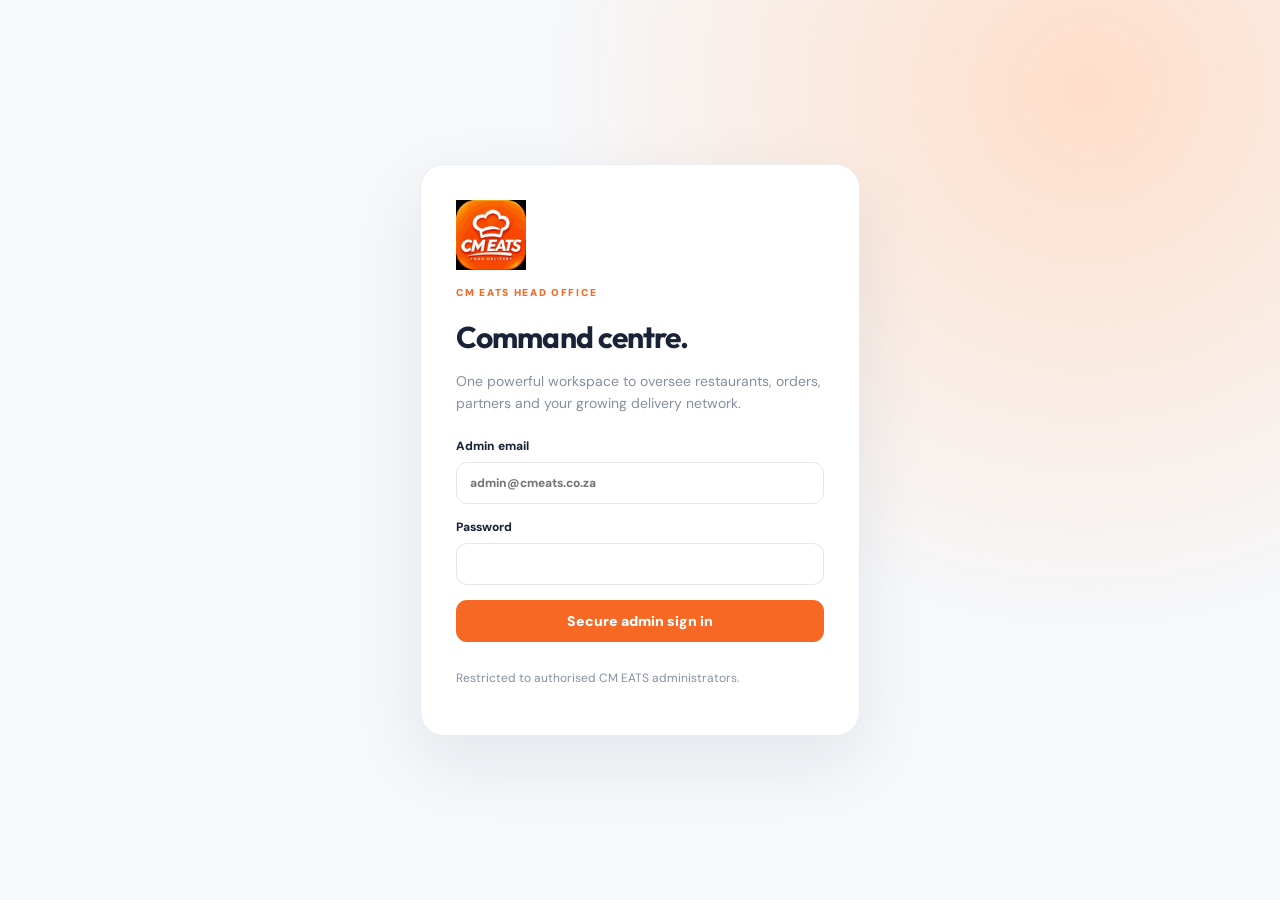
<file: admin.html>
<!doctype html><html lang="en"><head><meta charset="utf-8"><meta name="viewport" content="width=device-width,initial-scale=1,viewport-fit=cover"><meta name="theme-color" content="#f76824"><title>CM EATS — Admin Command Centre</title><link rel="icon" href="icon-192.png"><link href="https://fonts.googleapis.com/css2?family=DM+Sans:wght@400;500;600;700;800&family=Outfit:wght@400;500;600;700;800;900&display=swap" rel="stylesheet"><style>
:root{--orange:#f76824;--ink:#182337;--muted:#8490a0;--line:#e9edf2;--bg:#f6f8fb;--green:#12966b}*{box-sizing:border-box}body{margin:0;background:var(--bg);color:var(--ink);font:14px 'DM Sans',sans-serif}button,input,select,textarea{font:inherit}button{cursor:pointer}button:disabled{opacity:.5;cursor:not-allowed}h1,h2,h3{font-family:Outfit,sans-serif;margin:0}h1{font-size:30px;letter-spacing:-.9px}h2{font-size:20px}p{line-height:1.6}small,.muted{color:var(--muted)}[hidden]{display:none!important}.layout{display:grid;grid-template-columns:256px minmax(0,1fr);min-height:100vh}.sidebar{background:#fff;border-right:1px solid var(--line);padding:26px 15px;display:flex;flex-direction:column;gap:30px;position:sticky;top:0;height:100vh}.brand{display:flex;gap:11px;align-items:center;padding:0 10px}.brand img{height:44px;width:44px;border-radius:12px}.brand strong{font:900 22px Outfit}.brand small{display:block;font-size:9px;letter-spacing:1.4px;font-weight:900;color:var(--orange)}.nav{display:grid;gap:5px}.nav button{border:0;background:transparent;color:#778394;font-weight:800;text-align:left;border-radius:12px;padding:14px;display:flex;gap:12px;align-items:center}.nav button.active{background:#fff0e7;color:var(--orange)}.nav svg{height:19px;width:19px;stroke:currentColor;stroke-width:1.9;fill:none;stroke-linecap:round;stroke-linejoin:round}.side-foot{margin-top:auto;background:#fff3ea;border-radius:15px;padding:16px}.side-foot strong{display:block;margin-bottom:7px}.main{min-width:0;padding:32px clamp(18px,3.5vw,54px) 80px;max-width:1600px;width:100%;margin:auto}.top{display:flex;justify-content:space-between;gap:15px;align-items:center;margin-bottom:30px}.eyebrow{color:var(--orange);font-size:10px;font-weight:900;letter-spacing:1.7px}.top h1{margin:6px 0}.top-actions{display:flex;gap:9px;align-items:center}.pill{background:white;border:1px solid var(--line);border-radius:30px;padding:10px 13px;font-weight:800;font-size:12px}.dot{display:inline-block;background:var(--green);height:8px;width:8px;border-radius:50%;margin-right:7px}.dot.off{background:#b1b8c2}.primary{border:0;background:var(--orange);color:white;padding:12px 17px;border-radius:11px;font-weight:900}.secondary{border:1px solid #e3e8ed;background:white;padding:11px 14px;border-radius:11px;font-weight:800}.danger{color:#bf4149}.metrics{display:grid;grid-template-columns:repeat(4,minmax(0,1fr));gap:14px}.metric,.panel{background:#fff;border:1px solid var(--line);border-radius:19px;padding:21px}.metric span{color:var(--muted);font-weight:800;font-size:12px}.metric strong{display:block;font:900 30px Outfit;margin:13px 0 3px}.panel{margin-top:19px}.panel-head{display:flex;justify-content:space-between;align-items:center;gap:15px;margin-bottom:18px}.panel-head h2{margin:0}.toolbar{display:flex;gap:9px;flex-wrap:wrap;margin:13px 0 18px}.toolbar input,.toolbar select{padding:11px 13px;border:1px solid var(--line);border-radius:11px;min-width:0;background:white;outline-color:var(--orange)}.toolbar input{flex:1;min-width:170px}.table-wrap{overflow-x:auto}table{border-collapse:collapse;width:100%;text-align:left;white-space:nowrap}th{font-size:10px;text-transform:uppercase;letter-spacing:1px;color:#96a0ae;font-weight:900;padding:14px 11px;border-bottom:1px solid var(--line)}td{padding:15px 11px;border-bottom:1px solid #f1f3f6;font-size:12px}td strong{font-size:13px}.status{display:inline-block;padding:7px 10px;border-radius:30px;background:#fff0e5;color:#e16a28;font-size:10px;font-weight:900;text-transform:capitalize}.status.active,.status.delivered{background:#e6f8ee;color:#159666}.status.offline,.status.cancelled{background:#fff0f0;color:#bb4b51}.row-actions{display:flex;gap:6px;align-items:center}.row-actions button{font-size:11px;padding:8px 10px}.empty{text-align:center;padding:45px 20px;color:#8c96a5}.empty strong{display:block;color:var(--ink);font-size:18px;margin-bottom:6px}.field{display:grid;gap:8px;font-size:12px;font-weight:800}.field input,.field select,.field textarea{width:100%;padding:12px 13px;border:1px solid #e2e7ed;border-radius:11px;outline-color:var(--orange)}.field textarea{min-height:75px;resize:vertical}.form-grid{display:grid;grid-template-columns:repeat(2,minmax(0,1fr));gap:14px}.full{grid-column:1/-1}.form-actions{display:flex;justify-content:flex-end;gap:9px;margin-top:18px}.notice{padding:16px;border-radius:13px;background:#fff4ea;color:#955329;border:1px solid #ffdfc7;font-size:12px;line-height:1.7}.login{min-height:100vh;display:grid;place-items:center;padding:20px;background:radial-gradient(circle at 85% 10%,#ffdec9,transparent 40%),var(--bg)}.login-card{width:min(100%,440px);padding:35px;background:white;border-radius:24px;border:1px solid var(--line);box-shadow:0 25px 70px #17253616}.login-card img{height:70px;width:70px;object-fit:contain}.login-card h1{margin:19px 0 8px}.login-card p{color:var(--muted)}.login-card form{display:grid;gap:15px;margin-top:23px}.login-card .primary{width:100%}.error{color:#bd3e46;font-size:12px;min-height:17px}.toast{position:fixed;bottom:24px;right:24px;background:#172536;color:white;border-radius:13px;padding:15px 20px;box-shadow:0 15px 50px #0003;z-index:50;max-width:calc(100% - 35px)}.toast.bad{background:#b43f47}dialog{border:0;border-radius:22px;padding:26px;width:min(94vw,560px);box-shadow:0 25px 100px #0003}dialog::backdrop{background:#18243899}.list{display:grid;gap:10px}.item{display:flex;align-items:center;justify-content:space-between;gap:12px;padding:14px;border:1px solid var(--line);border-radius:13px}.item strong{display:block}.item small{display:block;margin-top:5px}.two{display:grid;grid-template-columns:1fr 1fr;gap:18px}.two .panel{margin-top:0}.mobile-label{display:none}.login-message{font-size:12px;color:#b64545}.tag{font-size:10px;font-weight:900;color:#f26a27;background:#fff0e5;border-radius:20px;padding:6px 9px}
@media(max-width:1100px){.metrics{grid-template-columns:repeat(2,1fr)}}@media(max-width:760px){.layout{display:block}.sidebar{position:fixed;top:auto;bottom:0;left:0;right:0;height:auto;z-index:10;padding:7px 7px max(8px,env(safe-area-inset-bottom));box-shadow:0 -8px 30px #16253612}.brand,.side-foot{display:none}.nav{display:flex;justify-content:space-between;gap:0}.nav button{flex:1;min-width:0;display:grid;justify-items:center;gap:4px;padding:9px 1px;font-size:9px;text-align:center}.nav svg{width:21px;height:21px}.main{padding:22px 14px 115px}.top{align-items:flex-start;flex-direction:column;margin-bottom:24px}.top h1{font-size:27px}.top-actions{width:100%;justify-content:space-between}.metric{padding:16px}.metric strong{font-size:25px}.panel{padding:16px}.two,.form-grid{grid-template-columns:1fr}.mobile-label{display:block;font-size:12px;color:var(--orange);font-weight:900;margin-bottom:12px}.table-wrap{margin:0 -5px}.row-actions{flex-wrap:wrap}}@media(max-width:360px){.metrics{gap:8px}.metric{padding:12px}.nav button{font-size:8px}}
</style></head><body>
<div class="login" id="login"><div class="login-card"><img src="icon-192.png" alt="CM EATS"><span class="eyebrow" style="display:block;margin-top:12px">CM EATS HEAD OFFICE</span><h1>Command centre.</h1><p>One powerful workspace to oversee restaurants, orders, partners and your growing delivery network.</p><form id="loginForm"><label class="field">Admin email<input id="email" type="email" autocomplete="email" required placeholder="admin@cmeats.co.za"></label><label class="field">Password<input id="password" type="password" autocomplete="current-password" required></label><button class="primary">Secure admin sign in</button><span class="login-message" id="loginMessage"></span></form><p style="font-size:12px">Restricted to authorised CM EATS administrators.</p></div></div>
<div class="layout" id="app" hidden><aside class="sidebar"><div class="brand"><img src="icon-192.png" alt=""><div><strong>CM EATS</strong><small>COMMAND CENTRE</small></div></div><nav class="nav" id="nav"><button data-view="overview" class="active"><svg viewBox="0 0 24 24"><rect x="3" y="3" width="8" height="8" rx="2"/><rect x="13" y="3" width="8" height="8" rx="2"/><rect x="3" y="13" width="8" height="8" rx="2"/><rect x="13" y="13" width="8" height="8" rx="2"/></svg>Overview</button><button data-view="restaurants"><svg viewBox="0 0 24 24"><path d="M3 10h18l-2-7H5l-2 7ZM5 10v11h14V10M9 21v-7h6v7"/></svg>Restaurants</button><button data-view="orders"><svg viewBox="0 0 24 24"><rect x="5" y="3" width="14" height="18" rx="2"/><path d="M9 8h6M9 12h6M9 16h4"/></svg>Orders</button><button data-view="partners"><svg viewBox="0 0 24 24"><circle cx="9" cy="8" r="4"/><path d="M2 21c0-5 3-7 7-7s7 2 7 7M18 8h4M20 6v4"/></svg>Partners</button><button data-view="customers"><svg viewBox="0 0 24 24"><circle cx="12" cy="8" r="4"/><path d="M4 21c0-5 3-7 8-7s8 2 8 7"/></svg>Customers</button></nav><div class="side-foot"><strong>Built to move Nkomazi.</strong><small>Live visibility across the CM EATS platform.</small><button class="secondary" id="logout" style="width:100%;margin-top:14px">Sign out</button></div></aside><main class="main"><div class="mobile-label">CM EATS / ADMINISTRATION</div><header class="top"><div><span class="eyebrow">PLATFORM OPERATIONS</span><h1 id="title">Good day, admin.</h1><small id="subtitle">Your business at a glance, updated live.</small></div><div class="top-actions"><span class="pill"><span class="dot off" id="dot"></span><span id="liveLabel">Connecting…</span></span><button class="secondary" id="refresh">Refresh</button><button class="secondary" id="mobileLogout">Sign out</button></div></header><div id="content"></div></main></div>
<dialog id="restaurantDialog"><form id="restaurantForm"><h2 id="restaurantDialogTitle">Add restaurant</h2><div class="form-grid" style="margin-top:19px"><label class="field">Restaurant name<input id="rName" required maxlength="120"></label><label class="field">Cuisine / category<input id="rCategory" maxlength="80" placeholder="Chicken, Pizza, African…"></label><label class="field">Area<input id="rArea" maxlength="100" placeholder="Malelane"></label><label class="field">Listing status<select id="rActive"><option value="false">Pending / hidden</option><option value="true">Approved / visible</option></select></label><label class="field full">Upload restaurant cover photo<input id="rImageFile" type="file" accept="image/jpeg,image/png,image/webp,image/gif"></label><div class="full" id="rImagePreview"></div></div><div class="form-actions"><button class="secondary" type="button" id="cancelRestaurant">Cancel</button><button class="primary" id="saveRestaurant">Save restaurant</button></div></form></dialog>
<dialog id="staffDialog"><form id="staffForm"><h2>Assign restaurant staff</h2><p class="muted">The user must first register an account with CM EATS. Assign access using their Supabase Auth user UUID.</p><div class="form-grid"><label class="field full">Restaurant<select id="sRestaurant" required></select></label><label class="field full">Existing user's Auth UUID<input id="sUser" required placeholder="xxxxxxxx-xxxx-xxxx-xxxx-xxxxxxxxxxxx" pattern="[a-fA-F0-9-]{36}"></label><label class="field full">Access role<select id="sRole"><option value="owner">Owner</option><option value="manager">Manager</option><option value="kitchen">Kitchen</option></select></label></div><div class="form-actions"><button class="secondary" type="button" id="cancelStaff">Cancel</button><button class="primary" id="saveStaff">Assign access</button></div></form></dialog><div id="toast" class="toast" hidden role="status"></div>
<script type="module">
import{createClient}from'https://esm.sh/@supabase/supabase-js@2';
const db=createClient('https://fjttrtxegefejpevdznm.supabase.co','sb_publishable__GG6-AUad9FakXoTu9OyqA__9NCIive');
const $=id=>document.getElementById(id),esc=s=>String(s??'').replace(/[&<>"']/g,c=>({'&':'&amp;','<':'&lt;','>':'&gt;','"':'&quot;',"'":'&#39;'}[c])),money=n=>'R '+Number(n||0).toFixed(2);
const titles={overview:['Command overview','The whole CM EATS operation in one place.'],restaurants:['Restaurant network','Onboard, approve and manage partner restaurants.'],orders:['Order operations','Monitor and intervene in the order lifecycle.'],partners:['Partner management','Manage restaurant owners, managers and kitchen teams.'],customers:['Customer directory','A protected view of registered customer profiles.']};
const statuses={pending:'New',accepted:'Accepted',preparing:'Preparing',ready:'Ready',picked_up:'Picked up',delivered:'Delivered',cancelled:'Cancelled'};
async function uploadMedia(file,folder){if(!file)return null;if(!['image/jpeg','image/png','image/webp','image/gif'].includes(file.type))throw Error('Choose a JPG, PNG, WebP or GIF image.');if(file.size>5*1024*1024)throw Error('Image must be under 5 MB.');const ext=({'image/jpeg':'jpg','image/png':'png','image/webp':'webp','image/gif':'gif'})[file.type];const path=folder+'/'+crypto.randomUUID()+'.'+ext;const{error}=await db.storage.from('cmeats-media').upload(path,file,{contentType:file.type,upsert:false,cacheControl:'3600'});if(error)throw error;return db.storage.from('cmeats-media').getPublicUrl(path).data.publicUrl;}
let user=null,restaurants=[],orders=[],staff=[],customers=[],view='overview',search='',orderFilter='all',editingRestaurant=null,channels=[],busy=false,queued=false;
let toastTimeout;function toast(s,bad=false){const t=$('toast');t.textContent=s;t.classList.toggle('bad',bad);t.hidden=false;clearTimeout(toastTimeout);toastTimeout=setTimeout(()=>t.hidden=true,4000)}
const metric=(label,value,note)=>'<div class="metric"><span>'+label+'</span><strong>'+value+'</strong><small>'+note+'</small></div>';
const empty=(title,note)=>'<div class="empty"><strong>'+title+'</strong>'+note+'</div>';
const table=(headers,rows)=>rows.length?'<div class="table-wrap"><table><thead><tr>'+headers.map(x=>'<th>'+x+'</th>').join('')+'</tr></thead><tbody>'+rows.join('')+'</tbody></table></div>':empty('Nothing here yet','New records will appear automatically.');
const rName=id=>restaurants.find(r=>r.id===id)?.name||'Unknown restaurant';
function navigate(v){view=v;search='';document.querySelectorAll('[data-view]').forEach(b=>b.classList.toggle('active',b.dataset.view===v));$('title').textContent=titles[v][0];$('subtitle').textContent=titles[v][1];render()}
document.querySelectorAll('[data-view]').forEach(b=>b.onclick=()=>navigate(b.dataset.view));
$('logout').onclick=$('mobileLogout').onclick=async()=>{await db.auth.signOut();location.reload()};
$('refresh').onclick=()=>refresh();
$('loginForm').onsubmit=async e=>{e.preventDefault();$('loginMessage').textContent='Checking admin access…';const{data,error}=await db.auth.signInWithPassword({email:$('email').value.trim(),password:$('password').value});if(error){$('loginMessage').textContent=error.message;return}await initialize(data.user)};
async function initialize(u){const{data,error}=await db.rpc('cmeats_is_admin');if(error||!data){$('loginMessage').textContent='This account is not an authorised CM EATS administrator.';await db.auth.signOut();return}user=u;$('login').hidden=true;$('app').hidden=false;subscribe();await refresh();navigate('overview')}
function subscribe(){channels.forEach(c=>db.removeChannel(c));channels=[];const c=db.channel('cmeats-admin-live').on('postgres_changes',{event:'*',schema:'public',table:'restaurants'},queueRefresh).on('postgres_changes',{event:'*',schema:'public',table:'orders'},queueRefresh).on('postgres_changes',{event:'*',schema:'public',table:'restaurant_staff'},queueRefresh).on('postgres_changes',{event:'*',schema:'public',table:'menu_items'},queueRefresh).subscribe(s=>{$('liveLabel').textContent=s==='SUBSCRIBED'?'Live updates on':s==='CHANNEL_ERROR'?'Connection issue':'Connecting…';$('dot').classList.toggle('off',s!=='SUBSCRIBED')});channels.push(c)}
function queueRefresh(){if(queued)return;queued=true;setTimeout(()=>{queued=false;refresh()},150)}
async function refresh(){if(busy)return;busy=true;try{const [r,o,s,c]=await Promise.all([db.from('restaurants').select('*').order('created_at',{ascending:false}).limit(500),db.from('orders').select('id,restaurant_id,customer_id,status,total_amount,created_at').order('created_at',{ascending:false}).limit(500),db.from('restaurant_staff').select('id,restaurant_id,user_id,role,created_at').order('created_at',{ascending:false}).limit(500),db.from('customer_profiles').select('id,full_name,phone,updated_at').order('updated_at',{ascending:false}).limit(500)]);if(r.error||o.error||s.error||c.error){toast('Unable to load some records. Check admin access.',true);return}restaurants=r.data||[];orders=o.data||[];staff=s.data||[];customers=c.data||[];render()}finally{busy=false}}
function render(){const root=$('content');if(view==='overview'){const today=new Date().toDateString(),todayOrders=orders.filter(o=>new Date(o.created_at).toDateString()===today);root.innerHTML='<div class="metrics">'+metric('Total restaurants',restaurants.length,restaurants.filter(r=>r.is_active).length+' currently visible')+metric('Orders today',todayOrders.length,'Received since midnight')+metric('Active orders',orders.filter(o=>!['delivered','cancelled'].includes(o.status)).length,'In the order pipeline')+metric('Today’s order value',money(todayOrders.filter(o=>o.status!=='cancelled').reduce((n,o)=>n+Number(o.total_amount),0)),'Not settled revenue')+'</div><div class="two" style="margin-top:19px"><section class="panel"><div class="panel-head"><h2>Recent orders</h2><button class="secondary" data-switch="orders">See all</button></div>'+orderTable(orders.slice(0,6))+'</section><section class="panel"><div class="panel-head"><h2>Restaurant approvals</h2><button class="secondary" data-switch="restaurants">Manage</button></div>'+(restaurants.filter(r=>!r.is_active).length?'<div class="list">'+restaurants.filter(r=>!r.is_active).slice(0,6).map(r=>'<div class="item"><div><strong>'+esc(r.name)+'</strong><small>'+esc(r.area||'Nkomazi')+'</small></div><button class="secondary" data-edit="'+r.id+'">Review</button></div>').join('')+'</div>':empty('All caught up','No hidden restaurant listings.'))+'</section></div>'}
else if(view==='restaurants'){const list=restaurants.filter(r=>(r.name+' '+(r.area||'')+' '+(r.category||'')).toLowerCase().includes(search));root.innerHTML='<section class="panel"><div class="panel-head"><div><h2>Partner restaurants</h2><small>'+restaurants.length+' registered · '+restaurants.filter(r=>r.is_active).length+' visible</small></div><button class="primary" id="addRestaurant">+ Add restaurant</button></div><div class="toolbar"><input data-search placeholder="Search restaurants, areas or cuisine…" value="'+esc(search)+'"></div>'+table(['Restaurant','Area','Cuisine','Status','Actions'],list.map(r=>'<tr><td><strong>'+esc(r.name)+'</strong><br><small>#'+r.id.slice(0,8)+'</small></td><td>'+esc(r.area||'—')+'</td><td>'+esc(r.category||'—')+'</td><td><span class="status '+(r.is_active?'active':'offline')+'">'+(r.is_active?'Approved / visible':'Pending / hidden')+'</span></td><td><div class="row-actions"><button class="secondary" data-edit="'+r.id+'">Edit</button><button class="secondary" data-visibility="'+r.id+'">'+(r.is_active?'Take offline':'Approve')+'</button></div></td></tr>'))+'</section>'}
else if(view==='orders'){const list=orders.filter(o=>(orderFilter==='all'||o.status===orderFilter)&&(rName(o.restaurant_id)+' '+o.id).toLowerCase().includes(search));root.innerHTML='<section class="panel"><div class="panel-head"><div><h2>Platform orders</h2><small>Latest '+orders.length+' orders</small></div><span class="tag">LIVE</span></div><div class="toolbar"><input data-search placeholder="Search order ID or restaurant…" value="'+esc(search)+'"><select id="orderFilter">'+[['all','All statuses'],...Object.entries(statuses)].map(([k,v])=>'<option value="'+k+'" '+(orderFilter===k?'selected':'')+'>'+v+'</option>').join('')+'</select></div>'+orderTable(list)+'</section>'}
else if(view==='partners'){root.innerHTML='<section class="panel"><div class="panel-head"><div><h2>Restaurant staff</h2><small>'+staff.length+' assigned staff accounts</small></div><button class="primary" id="addStaff">+ Assign staff</button></div>'+table(['Restaurant','User ID','Role','Assigned','Action'],staff.map(s=>'<tr><td><strong>'+esc(rName(s.restaurant_id))+'</strong></td><td title="'+esc(s.user_id)+'">'+esc(s.user_id.slice(0,8))+'…</td><td><span class="status">'+esc(s.role)+'</span></td><td>'+new Date(s.created_at).toLocaleDateString()+'</td><td><button class="secondary danger" data-remove-staff="'+s.id+'">Revoke access</button></td></tr>'))+'</section><div class="panel"><h2>Secure onboarding</h2><p class="muted">Restaurant owners must have an existing Supabase Auth account. Their access is granted by an authorised admin, never through a public self-service owner signup.</p><div class="notice">To onboard staff, obtain their Auth user UUID from Supabase Authentication → Users. Assign the correct restaurant and role. Removing access takes effect on subsequent authorised database requests.</div></div>'}
else if(view==='customers'){const list=customers.filter(c=>(c.full_name||'').toLowerCase().includes(search)||(c.phone||'').includes(search));root.innerHTML='<section class="panel"><div class="panel-head"><div><h2>Customer directory</h2><small>'+customers.length+' customer profiles</small></div><span class="tag">ADMIN ONLY</span></div><div class="toolbar"><input data-search placeholder="Search name or phone…" value="'+esc(search)+'"></div>'+table(['Customer','Phone','Profile ID','Last updated'],list.map(c=>'<tr><td><strong>'+esc(c.full_name||'Unnamed customer')+'</strong></td><td>'+esc(c.phone||'—')+'</td><td>'+esc(c.id.slice(0,8))+'…</td><td>'+new Date(c.updated_at).toLocaleDateString()+'</td></tr>'))+'</section>'}
}
function orderTable(rows){return table(['Order','Restaurant','Value','Status','Received','Action'],rows.map(o=>'<tr><td><strong>#'+esc(o.id.slice(0,8).toUpperCase())+'</strong></td><td>'+esc(rName(o.restaurant_id))+'</td><td><strong>'+money(o.total_amount)+'</strong></td><td><span class="status '+esc(o.status)+'">'+esc(statuses[o.status]||o.status)+'</span></td><td>'+new Date(o.created_at).toLocaleString()+'</td><td><div class="row-actions">'+(o.status==='pending'?'<button class="secondary" data-order="'+o.id+'" data-next="accepted">Accept</button>':o.status==='accepted'?'<button class="secondary" data-order="'+o.id+'" data-next="preparing">Prepare</button>':o.status==='preparing'?'<button class="secondary" data-order="'+o.id+'" data-next="ready">Ready</button>':o.status==='ready'?'<button class="secondary" data-order="'+o.id+'" data-next="picked_up">Picked up</button>':o.status==='picked_up'?'<button class="secondary" data-order="'+o.id+'" data-next="delivered">Delivered</button>':'')+( ['pending','accepted','preparing','ready'].includes(o.status)?'<button class="secondary danger" data-order="'+o.id+'" data-next="cancelled">Cancel</button>':'')+'</div></td></tr>'))}
$('content').addEventListener('input',e=>{if(e.target.matches('[data-search]')){const pos=e.target.selectionStart;search=e.target.value;render();const el=$('content').querySelector('[data-search]');el?.focus();el?.setSelectionRange(pos,pos)}});
$('content').addEventListener('change',e=>{if(e.target.id==='orderFilter'){orderFilter=e.target.value;render()}});
$('content').addEventListener('click',async e=>{const t=e.target.closest('button');if(!t)return;if(t.dataset.switch){navigate(t.dataset.switch);return}if(t.id==='addRestaurant'){openRestaurant();return}if(t.dataset.edit){openRestaurant(restaurants.find(r=>r.id===t.dataset.edit));return}if(t.id==='addStaff'){openStaff();return}if(t.dataset.visibility){const r=restaurants.find(x=>x.id===t.dataset.visibility);if(!r)return;if(!confirm((r.is_active?'Take offline ':'Approve ')+r.name+'?'))return;const{error}=await db.from('restaurants').update({is_active:!r.is_active}).eq('id',r.id);if(error)toast(error.message,true);else{toast('Restaurant listing updated');await refresh()}return}if(t.dataset.removeStaff){if(!confirm('Revoke this staff member’s access?'))return;const{error}=await db.from('restaurant_staff').delete().eq('id',t.dataset.removeStaff);if(error)toast(error.message,true);else{toast('Staff access revoked');await refresh()}return}if(t.dataset.order){if(!confirm('Change order status to '+t.dataset.next+'?'))return;t.disabled=true;const{error}=await db.rpc('cmeats_admin_set_order_status',{p_order_id:t.dataset.order,p_status:t.dataset.next});if(error)toast(error.message,true);else{toast('Order updated across CM EATS');await refresh()}t.disabled=false}});
function openRestaurant(r){editingRestaurant=r?.id||null;$('restaurantDialogTitle').textContent=r?'Edit restaurant':'Register restaurant';$('rName').value=r?.name||'';$('rCategory').value=r?.category||'';$('rArea').value=r?.area||'';$('rImageFile').value='';$('rImagePreview').innerHTML=r?.image_url?'<img src="'+esc(r.image_url)+'" alt="Current cover" style="max-height:130px;max-width:100%;border-radius:12px">':'';$('rActive').value=String(r?.is_active??false);$('restaurantDialog').showModal()}
$('cancelRestaurant').onclick=()=>$('restaurantDialog').close();$('rImageFile').onchange=e=>{const f=e.target.files[0];if(f){const u=URL.createObjectURL(f);$('rImagePreview').innerHTML='<img src="'+u+'" alt="Selected cover" style="max-height:130px;max-width:100%;border-radius:12px">'}};
$('restaurantForm').onsubmit=async e=>{e.preventDefault();const payload={name:$('rName').value.trim(),category:$('rCategory').value.trim(),area:$('rArea').value.trim(),image_url:editingRestaurant?restaurants.find(r=>r.id===editingRestaurant)?.image_url||null:null,is_active:$('rActive').value==='true'};if(!payload.name)return;const b=$('saveRestaurant');b.disabled=true;try{const file=$('rImageFile').files[0];if(file)payload.image_url=await uploadMedia(file,editingRestaurant?'restaurants/'+editingRestaurant+'/covers':'admin/restaurant-covers');const{error}=editingRestaurant?await db.from('restaurants').update(payload).eq('id',editingRestaurant):await db.from('restaurants').insert(payload);if(error)throw error;$('restaurantDialog').close();toast('Restaurant and photo saved');await refresh()}catch(err){toast(err.message||'Upload failed',true)}finally{b.disabled=false}};
function openStaff(){$('sRestaurant').innerHTML=restaurants.map(r=>'<option value="'+r.id+'">'+esc(r.name)+'</option>').join('');$('sUser').value='';$('sRole').value='owner';$('staffDialog').showModal()}
$('cancelStaff').onclick=()=>$('staffDialog').close();
$('staffForm').onsubmit=async e=>{e.preventDefault();const payload={restaurant_id:$('sRestaurant').value,user_id:$('sUser').value.trim(),role:$('sRole').value};const b=$('saveStaff');b.disabled=true;const{error}=await db.from('restaurant_staff').insert(payload);b.disabled=false;if(error)toast(error.message,true);else{$('staffDialog').close();toast('Restaurant access assigned');await refresh()}};
document.addEventListener('visibilitychange',()=>{if(document.visibilityState==='visible'&&user)refresh()});window.addEventListener('online',()=>{if(user)refresh()});
const{data}=await db.auth.getUser();if(data?.user)await initialize(data.user);
</script></body></html>
</file>
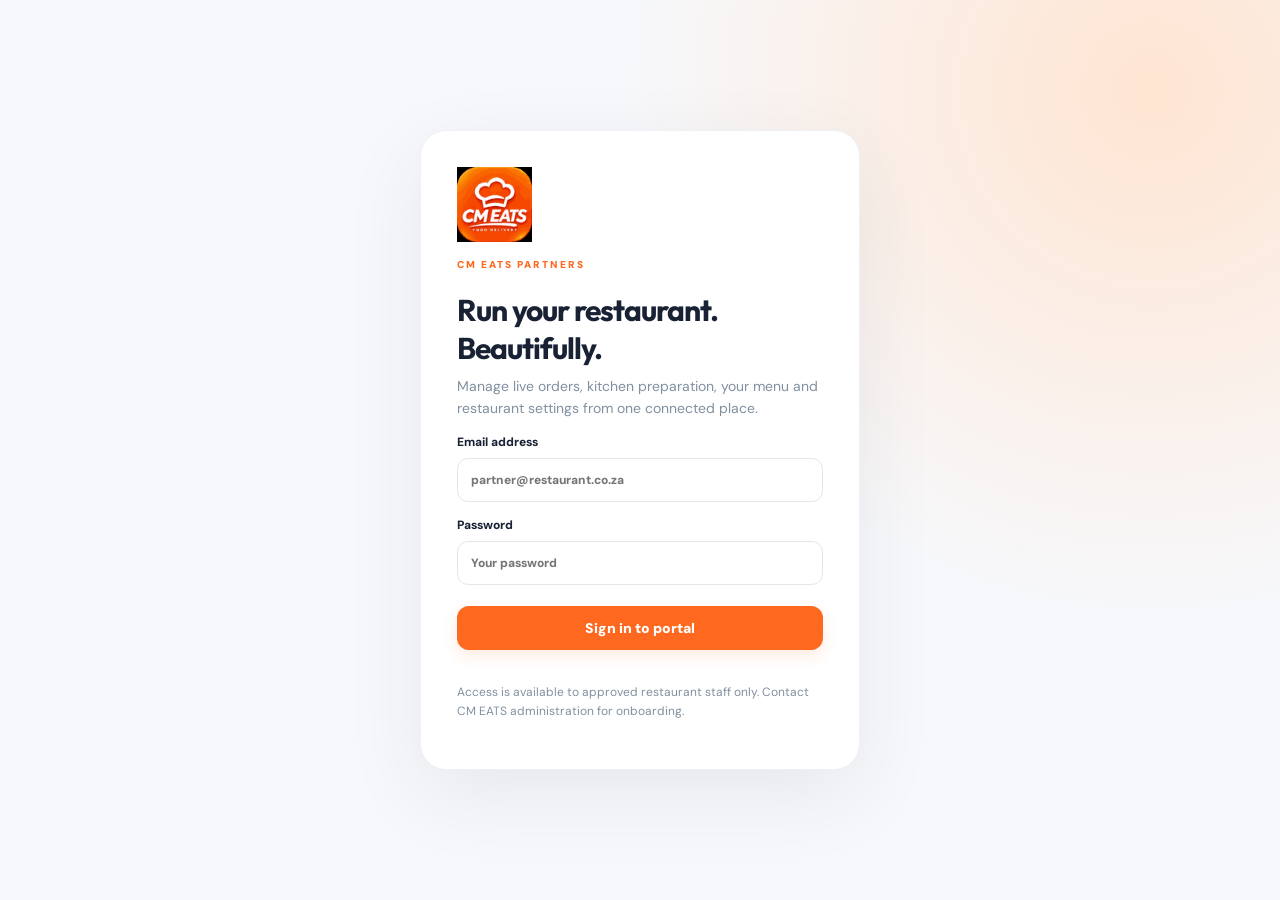
<file: restaurant.html>
<!doctype html>
<html lang="en"><head><meta charset="utf-8"><meta name="viewport" content="width=device-width,initial-scale=1,viewport-fit=cover"><meta name="theme-color" content="#ff681f"><title>CM EATS | Restaurant Partner Portal</title><link rel="icon" href="icon-192.png"><link rel="preconnect" href="https://fonts.googleapis.com"><link href="https://fonts.googleapis.com/css2?family=DM+Sans:wght@400;500;600;700;800&family=Outfit:wght@400;500;600;700;800;900&display=swap" rel="stylesheet">
<style>
:root{--orange:#ff681f;--ink:#182234;--muted:#8190a0;--line:#edf0f4;--bg:#f7f8fb;--white:#fff;--green:#159d6b}*{box-sizing:border-box}body{margin:0;background:var(--bg);color:var(--ink);font:14px 'DM Sans',sans-serif}button,input,select,textarea{font:inherit}button{cursor:pointer}button:disabled{opacity:.5;cursor:not-allowed}h1,h2,h3,p{margin-top:0}h1,h2,h3{font-family:Outfit,sans-serif}h1{font-size:30px;letter-spacing:-1px}h2{font-size:20px}small,.muted{color:var(--muted)}.hidden,[hidden]{display:none!important}.layout{display:grid;grid-template-columns:255px 1fr;min-height:100vh}.sidebar{background:#fff;border-right:1px solid var(--line);padding:27px 16px;display:flex;flex-direction:column;gap:28px;position:sticky;top:0;height:100vh}.brand{display:flex;align-items:center;gap:12px;padding:0 11px}.brand img{height:45px;width:45px;object-fit:contain;border-radius:13px}.brand strong{font:900 22px Outfit;color:var(--ink)}.brand small{display:block;font-size:10px;letter-spacing:1.4px;font-weight:800;color:var(--orange)}.nav{display:grid;gap:6px}.nav button{border:0;background:transparent;border-radius:12px;padding:14px;text-align:left;color:#748092;font-weight:800;display:flex;align-items:center;gap:12px}.nav button.active{background:#fff1e9;color:#f36723}.nav svg{height:19px;width:19px;fill:none;stroke:currentColor;stroke-width:1.9;stroke-linecap:round;stroke-linejoin:round}.sidebar-foot{margin-top:auto;background:#fff5ed;padding:17px;border-radius:17px}.sidebar-foot strong{display:block;margin-bottom:6px}.main{padding:30px clamp(18px,4vw,56px) 70px;min-width:0;max-width:1600px;width:100%;margin:auto}.topbar{display:flex;align-items:center;justify-content:space-between;gap:16px;margin-bottom:35px}.eyebrow{color:var(--orange);letter-spacing:2px;font-weight:900;font-size:10px}.topbar h1{margin:5px 0}.top-actions{display:flex;align-items:center;gap:12px}.pill{border:1px solid var(--line);border-radius:99px;background:white;padding:11px 15px;font-weight:800}.dot{display:inline-block;width:8px;height:8px;border-radius:50%;background:var(--green);margin-right:8px}.dot.off{background:#aaa}.primary{background:var(--orange);color:white;border:0;border-radius:12px;padding:13px 19px;font-weight:900;box-shadow:0 6px 16px #ff681f22}.secondary{background:#fff;color:var(--ink);border:1px solid #e3e8ed;border-radius:12px;padding:11px 15px;font-weight:800}.danger{color:#d13e45}.grid{display:grid;grid-template-columns:repeat(4,minmax(0,1fr));gap:15px}.metric{background:white;border:1px solid var(--line);border-radius:20px;padding:22px;min-width:0}.metric span{color:var(--muted);font-size:12px;font-weight:700}.metric strong{display:block;font:900 30px Outfit;margin-top:13px}.metric small{font-size:11px}.panel{background:#fff;border:1px solid var(--line);border-radius:21px;padding:23px;margin-top:20px}.panel-head{display:flex;justify-content:space-between;align-items:center;gap:15px;margin-bottom:17px}.panel-head h2{margin:0}.filters{display:flex;gap:8px;flex-wrap:wrap;margin:15px 0}.filters button{border:1px solid #e6e9ef;border-radius:30px;padding:9px 15px;background:white;color:#7e8997;font-weight:800}.filters button.active{background:#182234;color:white;border-color:#182234}.order-grid{display:grid;grid-template-columns:repeat(2,minmax(0,1fr));gap:14px}.order{border:1px solid #e9edf2;border-radius:16px;padding:19px}.order-header{display:flex;justify-content:space-between;gap:12px}.status{display:inline-block;background:#fff0e5;color:#e96a22;padding:6px 10px;border-radius:20px;font-size:10px;font-weight:900;text-transform:capitalize}.status.delivered{background:#e6f7ef;color:#159d6b}.status.cancelled{background:#fff0f0;color:#bd4851}.order h3{margin:13px 0 6px}.order .items{padding:12px 0;color:#697687;line-height:1.8}.order-footer{display:flex;align-items:center;justify-content:space-between;gap:10px;flex-wrap:wrap}.order-footer .actions{display:flex;gap:7px;flex-wrap:wrap}.menu-list{display:grid;gap:10px}.menu-row{display:grid;grid-template-columns:62px 1fr auto;gap:13px;align-items:center;border:1px solid var(--line);border-radius:15px;padding:11px}.menu-img{height:60px;width:60px;object-fit:cover;background:#fff0e5;border-radius:11px}.menu-name{font-weight:900}.menu-row small{display:block;margin-top:5px}.menu-controls{display:flex;align-items:center;gap:9px;flex-wrap:wrap}.tag{padding:6px 9px;border-radius:20px;background:#edf8f3;color:#168b5b;font-size:10px;font-weight:900}.tag.off{background:#fff1ed;color:#d76b3e}.empty{padding:45px 20px;text-align:center;color:#84909e;border:1px dashed #e1e6ed;border-radius:15px}.empty strong{display:block;color:var(--ink);font-size:17px;margin-bottom:7px}.form-grid{display:grid;grid-template-columns:repeat(2,minmax(0,1fr));gap:16px}.field{display:grid;gap:8px;font-size:12px;font-weight:800}.field.full{grid-column:1/-1}.field input,.field select,.field textarea{border:1px solid #e2e7ec;background:white;border-radius:11px;padding:13px;outline-color:var(--orange);min-width:0}.field textarea{min-height:90px;resize:vertical}.form-actions{display:flex;gap:10px;justify-content:flex-end;margin-top:18px}.notice{background:#fff3e9;border:1px solid #ffdfc8;border-radius:14px;padding:16px;line-height:1.6;color:#925023}.login-wrap{min-height:100vh;display:grid;place-items:center;background:radial-gradient(circle at 90% 10%,#ffe5d2,transparent 37%),#f7f8fb;padding:20px}.login-card{background:white;width:min(100%,440px);padding:36px;border:1px solid var(--line);border-radius:26px;box-shadow:0 25px 80px #28334214}.login-card img{width:75px;height:75px;object-fit:contain}.login-card h1{font-size:30px;margin:20px 0 8px}.login-card p{color:var(--muted);line-height:1.6}.login-card form{display:grid;gap:15px}.login-card .primary{width:100%;margin-top:6px}.message{font-size:12px;color:#c74747;min-height:18px}.toast{position:fixed;bottom:24px;right:24px;max-width:min(420px,calc(100% - 40px));background:#1e2b3c;color:#fff;padding:15px 20px;border-radius:13px;box-shadow:0 15px 45px #0003;z-index:50}.toast.error{background:#b93d3d}dialog{border:0;border-radius:22px;width:min(94vw,540px);padding:26px;box-shadow:0 25px 100px #18223444}dialog::backdrop{background:#18223499}.mobile-head{display:none}.loading{color:var(--muted)}.live{color:#159d6b;font-weight:900;font-size:11px}.summary{display:grid;grid-template-columns:1fr 1fr;gap:16px}.summary .panel{margin-top:0}.summary strong{font-size:27px;font-family:Outfit}.top-actions select{max-width:230px;border:1px solid var(--line);border-radius:12px;padding:12px;background:#fff;font-weight:800}
@media(max-width:1080px){.grid{grid-template-columns:repeat(2,1fr)}.order-grid{grid-template-columns:1fr}}@media(max-width:760px){.layout{display:block}.sidebar{height:auto;position:fixed;z-index:20;bottom:0;top:auto;left:0;right:0;padding:7px 8px max(8px,env(safe-area-inset-bottom));border-top:1px solid var(--line);box-shadow:0 -8px 30px #15233414}.sidebar .brand,.sidebar-foot{display:none}.nav{display:flex;justify-content:space-between;gap:1px}.nav button{flex:1;min-width:0;display:grid;justify-items:center;gap:4px;padding:9px 2px;font-size:10px;text-align:center}.nav svg{width:21px;height:21px}.main{padding:22px 15px 115px}.topbar{align-items:flex-start;flex-direction:column;margin-bottom:24px}.topbar h1{font-size:27px}.top-actions{width:100%;flex-wrap:wrap}.top-actions select{flex:1;min-width:120px}.panel{padding:16px}.metric{padding:17px}.metric strong{font-size:26px}.order{padding:15px}.form-grid,.summary{grid-template-columns:1fr}.menu-row{grid-template-columns:50px 1fr}.menu-img{height:50px;width:50px}.menu-controls{grid-column:1/-1;justify-content:flex-end}.mobile-head{display:block;font-weight:900;color:var(--orange);margin-bottom:12px}}@media(max-width:350px){.grid{gap:8px}.metric{padding:12px}.nav button{font-size:9px}}
</style></head><body>
<div id="login" class="login-wrap"><div class="login-card"><img src="icon-192.png" alt="CM EATS"><span class="eyebrow" style="display:block;margin-top:12px">CM EATS PARTNERS</span><h1>Run your restaurant.<br>Beautifully.</h1><p>Manage live orders, kitchen preparation, your menu and restaurant settings from one connected place.</p><form id="loginForm"><label class="field">Email address<input id="email" type="email" required autocomplete="email" placeholder="partner@restaurant.co.za"></label><label class="field">Password<input id="password" type="password" required autocomplete="current-password" placeholder="Your password"></label><button class="primary" type="submit">Sign in to portal</button><div class="message" id="loginMessage"></div></form><p style="font-size:12px">Access is available to approved restaurant staff only. Contact CM EATS administration for onboarding.</p></div></div>
<div id="app" class="layout" hidden><aside class="sidebar"><div class="brand"><img src="icon-192.png" alt=""><div><strong>CM EATS</strong><small>RESTAURANT HUB</small></div></div><nav class="nav" id="nav"><button class="active" data-view="overview"><svg viewBox="0 0 24 24"><rect x="3" y="3" width="8" height="8" rx="2"/><rect x="13" y="3" width="8" height="8" rx="2"/><rect x="3" y="13" width="8" height="8" rx="2"/><rect x="13" y="13" width="8" height="8" rx="2"/></svg>Overview</button><button data-view="orders"><svg viewBox="0 0 24 24"><rect x="5" y="3" width="14" height="18" rx="2"/><path d="M9 8h6M9 12h6M9 16h4"/></svg>Orders</button><button data-view="kitchen"><svg viewBox="0 0 24 24"><path d="M3 12h18M5 12a7 7 0 0 1 14 0M12 5V3M4 17h16"/></svg>Kitchen</button><button data-view="menu"><svg viewBox="0 0 24 24"><path d="M4 5h16M4 10h16M4 15h12M4 20h9"/></svg>Menu</button><button data-view="settings"><svg viewBox="0 0 24 24"><circle cx="12" cy="12" r="3"/><path d="M12 2v3m0 14v3M2 12h3m14 0h3M5 5l2 2m10 10 2 2M19 5l-2 2M7 17l-2 2"/></svg>Settings</button></nav><div class="sidebar-foot"><strong>Made for local food heroes.</strong><small>Every order matters. Every customer counts.</small><button class="secondary" id="logout" style="margin-top:13px;width:100%">Sign out</button></div></aside><main class="main"><div class="mobile-head">CM EATS <span style="color:#8a94a1">/ RESTAURANT HUB</span></div><header class="topbar"><div><span class="eyebrow">YOUR BUSINESS, IN MOTION</span><h1 id="pageTitle">Good day, partner.</h1><small id="pageSubtitle">Everything happening at your restaurant, right now.</small></div><div class="top-actions"><span class="pill"><span class="dot" id="liveDot"></span><span id="liveLabel">Connecting…</span></span><select id="restaurantSelect" aria-label="Select restaurant"></select><button class="secondary" id="mobileLogout">Sign out</button></div></header><div id="content"></div></main></div>
<dialog id="itemDialog"><form id="itemForm"><h2 id="dialogTitle">Add menu item</h2><div class="form-grid"><label class="field full">Item name<input id="itemName" required maxlength="100"></label><label class="field">Price (ZAR)<input id="itemPrice" type="number" min="0" step="0.01" required></label><label class="field">Availability<select id="itemAvailable"><option value="true">Available</option><option value="false">Sold out</option></select></label><label class="field full">Description<textarea id="itemDescription" maxlength="500"></textarea></label><label class="field full">Upload dish photo<input id="itemImageFile" type="file" accept="image/jpeg,image/png,image/webp,image/gif"></label><div class="full" id="itemImagePreview"></div></div><div class="form-actions"><button type="button" class="secondary" id="cancelItem">Cancel</button><button class="primary" type="submit" id="saveItem">Save item</button></div></form></dialog>
<div id="toast" class="toast" hidden role="status"></div>
<script type="module">
import{createClient}from'https://esm.sh/@supabase/supabase-js@2';
const db=createClient('https://fjttrtxegefejpevdznm.supabase.co','sb_publishable__GG6-AUad9FakXoTu9OyqA__9NCIive');
const $=id=>document.getElementById(id),esc=s=>String(s??'').replace(/[&<>"']/g,c=>({'&':'&amp;','<':'&lt;','>':'&gt;','"':'&quot;',"'":'&#39;'}[c])),cash=n=>'R '+Number(n||0).toFixed(2);
async function uploadMedia(file,folder){if(!file)return null;if(!['image/jpeg','image/png','image/webp','image/gif'].includes(file.type))throw Error('Choose a JPG, PNG, WebP or GIF image.');if(file.size>5*1024*1024)throw Error('Image must be under 5 MB.');const ext=({'image/jpeg':'jpg','image/png':'png','image/webp':'webp','image/gif':'gif'})[file.type];const path=folder+'/'+crypto.randomUUID()+'.'+ext;const{error}=await db.storage.from('cmeats-media').upload(path,file,{contentType:file.type,upsert:false,cacheControl:'3600'});if(error)throw error;return db.storage.from('cmeats-media').getPublicUrl(path).data.publicUrl;}
let user=null,staff=[],rid=null,restaurant=null,orders=[],items=[],view='overview',filter='all',channel=null,editing=null,loading=false;
const statuses={pending:'New order',accepted:'Accepted',preparing:'Preparing',ready:'Ready for pickup',picked_up:'Out for delivery',delivered:'Delivered',cancelled:'Cancelled'};
const titles={overview:['Restaurant overview','A live snapshot of your operations.'],orders:['Live orders','Accept and manage incoming customer orders.'],kitchen:['Kitchen display','Move each order through preparation.'],menu:['Menu management','Keep your dishes and availability up to date.'],settings:['Restaurant settings','Manage your restaurant presence on CM EATS.']};
let toastTimer;function toast(message,error=false){const t=$('toast');t.textContent=message;t.classList.toggle('error',error);t.hidden=false;clearTimeout(toastTimer);toastTimer=setTimeout(()=>t.hidden=true,4000)}
function allowed(){return staff.find(s=>s.restaurant_id===rid)?.role||''}function manager(){return['owner','manager'].includes(allowed())}
function renderNav(){document.querySelectorAll('[data-view]').forEach(b=>b.classList.toggle('active',b.dataset.view===view))}
function navigate(v){view=v;renderNav();$('pageTitle').textContent=titles[v][0];$('pageSubtitle').textContent=titles[v][1];render()}
document.querySelectorAll('[data-view]').forEach(b=>b.addEventListener('click',()=>navigate(b.dataset.view)));
$('logout').onclick=$('mobileLogout').onclick=async()=>{await db.auth.signOut();location.reload()};
$('loginForm').onsubmit=async e=>{e.preventDefault();$('loginMessage').textContent='Signing in…';const {data,error}=await db.auth.signInWithPassword({email:$('email').value.trim(),password:$('password').value});if(error){$('loginMessage').textContent=error.message;return}await initialize(data.user)};
async function initialize(authUser){user=authUser;const {data,error}=await db.from('restaurant_staff').select('restaurant_id,role,restaurants(id,name,category,area,image_url,is_active)').eq('user_id',user.id);if(error){$('loginMessage').textContent=error.message;return}staff=(data||[]).filter(x=>x.restaurants);if(!staff.length){$('loginMessage').textContent='This account has no restaurant access yet. Ask CM EATS admin to assign your account to a restaurant.';await db.auth.signOut();return}
$('login').hidden=true;$('app').hidden=false;$('restaurantSelect').innerHTML=staff.map(s=>'<option value="'+esc(s.restaurant_id)+'">'+esc(s.restaurants.name)+'</option>').join('');rid=staff[0].restaurant_id;await selectRestaurant(rid);navigate('overview')}
$('restaurantSelect').onchange=e=>selectRestaurant(e.target.value);
async function selectRestaurant(id){rid=id;restaurant=staff.find(s=>s.restaurant_id===id)?.restaurants;$('restaurantSelect').value=id;if(channel)await db.removeChannel(channel);channel=db.channel('restaurant-hub-'+id)
.on('postgres_changes',{event:'*',schema:'public',table:'orders',filter:'restaurant_id=eq.'+id},()=>refresh())
.on('postgres_changes',{event:'*',schema:'public',table:'menu_items',filter:'restaurant_id=eq.'+id},()=>refresh())
.on('postgres_changes',{event:'*',schema:'public',table:'restaurants',filter:'id=eq.'+id},()=>refresh())
.subscribe(status=>{$('liveLabel').textContent=status==='SUBSCRIBED'?'Live updates on':status==='CHANNEL_ERROR'?'Connection issue':'Connecting…';$('liveDot').classList.toggle('off',status!=='SUBSCRIBED')});await refresh()}
let refreshQueued=false;async function refresh(){if(refreshQueued)return;refreshQueued=true;try{const [a,b,c]=await Promise.all([db.from('orders').select('id,status,total_amount,created_at,order_items(item_name,quantity,unit_price)').eq('restaurant_id',rid).order('created_at',{ascending:false}).limit(100),db.from('menu_items').select('id,name,description,price,image_url,is_available').eq('restaurant_id',rid).order('name'),db.from('restaurants').select('id,name,category,area,image_url,is_active').eq('id',rid).single()]);if(a.error||b.error||c.error){toast('Could not refresh restaurant data.',true);return}orders=a.data||[];items=b.data||[];restaurant=c.data;render()}finally{refreshQueued=false}}
const metric=(name,value,sub)=>'<div class="metric"><span>'+name+'</span><strong>'+value+'</strong><small>'+sub+'</small></div>';
const empty=(title,sub)=>'<div class="empty"><strong>'+title+'</strong>'+sub+'</div>';
function render(){if(!rid)return;const root=$('content');if(view==='overview'){const today=new Date().toDateString(),todays=orders.filter(o=>new Date(o.created_at).toDateString()===today),sales=todays.filter(o=>o.status!=='cancelled').reduce((n,o)=>n+Number(o.total_amount),0);root.innerHTML='<div class="grid">'+metric('Orders today',todays.length,'Received since midnight')+metric('New orders',orders.filter(o=>o.status==='pending').length,'Awaiting acceptance')+metric('In kitchen',orders.filter(o=>['accepted','preparing'].includes(o.status)).length,'Currently in progress')+metric('Today’s order value',cash(sales),'Not settled revenue')+'</div><div class="panel"><div class="panel-head"><h2>Incoming orders</h2><button class="secondary" data-switch="orders">View all orders</button></div>'+orderCards(orders.filter(o=>o.status==='pending').slice(0,6))+'</div><div class="summary" style="margin-top:20px"><div class="panel"><span class="eyebrow">MENU HEALTH</span><h2 style="margin-top:12px">'+items.filter(i=>i.is_available).length+' of '+items.length+' items available</h2><p class="muted">Keep sold-out dishes hidden from customers.</p><button class="secondary" data-switch="menu">Manage menu</button></div><div class="panel"><span class="eyebrow">STORE STATUS</span><h2 style="margin-top:12px">'+(restaurant?.is_active?'Visible to customers':'Currently offline')+'</h2><p class="muted">Your listing status is synchronized with the customer app.</p><button class="secondary" data-switch="settings">Restaurant settings</button></div></div>'}
else if(view==='orders'){root.innerHTML='<div class="panel"><div class="panel-head"><h2>Order queue</h2><span class="live">● LIVE</span></div><div class="filters" id="filters">'+[['all','All orders'],['pending','New'],['accepted','Accepted'],['preparing','Preparing'],['ready','Ready'],['completed','Completed']].map(([k,v])=>'<button data-filter="'+k+'" class="'+(filter===k?'active':'')+'">'+v+'</button>').join('')+'</div>'+orderCards(orders.filter(o=>filter==='all'||(filter==='completed'?['picked_up','delivered','cancelled'].includes(o.status):o.status===filter)))+'</div>'}
else if(view==='kitchen'){root.innerHTML='<div class="grid">'+metric('To start',orders.filter(o=>o.status==='accepted').length,'Accepted orders')+metric('Cooking',orders.filter(o=>o.status==='preparing').length,'Currently preparing')+metric('Ready',orders.filter(o=>o.status==='ready').length,'Awaiting collection')+metric('Completed today',orders.filter(o=>o.status==='delivered'&&new Date(o.created_at).toDateString()===new Date().toDateString()).length,'Delivered orders')+'</div><div class="panel"><div class="panel-head"><h2>Kitchen tickets</h2><span class="live">● LIVE</span></div>'+orderCards(orders.filter(o=>['accepted','preparing','ready'].includes(o.status)))+'</div>'}
else if(view==='menu'){root.innerHTML='<div class="panel"><div class="panel-head"><div><h2>Your menu</h2><small>'+items.length+' items · '+items.filter(i=>i.is_available).length+' available</small></div>'+(manager()?'<button class="primary" id="addItem">+ Add dish</button>':'')+'</div><div class="menu-list">'+(items.length?items.map(i=>'<div class="menu-row"><img class="menu-img" src="'+esc(i.image_url||'icon-192.png')+'" alt=""><div><span class="menu-name">'+esc(i.name)+'</span><small>'+esc(i.description||'No description')+'</small><strong>'+cash(i.price)+'</strong></div><div class="menu-controls"><span class="tag '+(i.is_available?'':'off')+'">'+(i.is_available?'Available':'Sold out')+'</span>'+(manager()?'<button class="secondary" data-edit="'+esc(i.id)+'">Edit</button><button class="secondary" data-toggle="'+esc(i.id)+'">'+(i.is_available?'Mark sold out':'Make available')+'</button>':'')+'</div></div>').join(''):empty('Your menu is empty','Add your first dish to get started.'))+'</div></div>'}
else if(view==='settings'){root.innerHTML='<div class="panel"><div class="panel-head"><h2>Restaurant profile</h2><span class="status">'+esc(allowed())+'</span></div><form id="settingsForm"><div class="form-grid"><label class="field">Restaurant name<input name="name" required maxlength="120" value="'+esc(restaurant?.name)+'" '+(!manager()?'disabled':'')+'></label><label class="field">Cuisine / category<input name="category" maxlength="80" value="'+esc(restaurant?.category||'')+'" '+(!manager()?'disabled':'')+'></label><label class="field">Area<input name="area" maxlength="100" value="'+esc(restaurant?.area||'')+'" '+(!manager()?'disabled':'')+'></label><label class="field">Store visibility<select name="is_active" '+(!manager()?'disabled':'')+'><option value="true" '+(restaurant?.is_active?'selected':'')+'>Open / visible</option><option value="false" '+(!restaurant?.is_active?'selected':'')+'>Offline / hidden</option></select></label><label class="field full">Upload restaurant cover<input id="coverFile" type="file" accept="image/jpeg,image/png,image/webp,image/gif" '+(!manager()?'disabled':'')+'></label><div class="full">'+(restaurant?.image_url?'<img src="'+esc(restaurant.image_url)+'" alt="Cover" style="max-height:130px;max-width:100%;border-radius:12px">':'')+'</div></div>'+(manager()?'<div class="form-actions"><button class="primary">Save restaurant changes</button></div>':'')+'</form></div><div class="panel"><h2>Staff & access</h2><p class="muted">Staff permissions are assigned to verified accounts. Owner and manager roles can edit menus and store details. Kitchen staff can update preparation stages.</p><div class="notice">For security, adding a restaurant owner or provisioning a new restaurant requires CM EATS administration. Restaurant staff cannot create themselves as owners.</div></div>'}
}
function orderCards(rows){return rows.length?'<div class="order-grid">'+rows.map(o=>'<article class="order"><div class="order-header"><div><span class="eyebrow">#'+esc(o.id.slice(0,8).toUpperCase())+'</span><small style="display:block;margin-top:6px">'+new Date(o.created_at).toLocaleString()+'</small></div><span class="status '+esc(o.status)+'">'+esc(statuses[o.status]||o.status)+'</span></div><h3>'+cash(o.total_amount)+'</h3><div class="items">'+(o.order_items?.length?o.order_items.map(i=>esc(i.quantity)+' × '+esc(i.item_name)).join('<br>'):'Order details unavailable')+'</div><div class="order-footer"><small>Live order</small><div class="actions">'+(o.status==='pending'?'<button class="primary" data-status="'+o.id+'" data-next="accepted">Accept</button>'+(manager()?'<button class="secondary danger" data-status="'+o.id+'" data-next="cancelled">Decline</button>':''):o.status==='accepted'?'<button class="primary" data-status="'+o.id+'" data-next="preparing">Start preparing</button>':o.status==='preparing'?'<button class="primary" data-status="'+o.id+'" data-next="ready">Mark ready</button>':'')+'</div></div></article>').join('')+'</div>':empty('All caught up!','New and updated orders will appear automatically.')}
$('content').addEventListener('click',async e=>{const t=e.target.closest('button');if(!t)return;if(t.dataset.switch){navigate(t.dataset.switch);return}if(t.dataset.filter){filter=t.dataset.filter;render();return}if(t.id==='addItem'){openItem();return}if(t.dataset.edit){openItem(items.find(i=>i.id===t.dataset.edit));return}if(t.dataset.toggle){const i=items.find(x=>x.id===t.dataset.toggle);if(!i||!manager())return;const{error}=await db.from('menu_items').update({is_available:!i.is_available}).eq('id',i.id).eq('restaurant_id',rid);if(error)toast(error.message,true);else{toast('Availability updated for customers');await refresh()}return}if(t.dataset.status){t.disabled=true;const{error}=await db.rpc('cmeats_update_order_status',{p_order_id:t.dataset.status,p_status:t.dataset.next});if(error)toast(error.message,true);else{toast('Order status updated everywhere');await refresh()}return}});
$('content').addEventListener('submit',async e=>{if(e.target.id!=='settingsForm')return;e.preventDefault();if(!manager())return;const fd=new FormData(e.target),payload={name:String(fd.get('name')).trim(),category:String(fd.get('category')).trim(),area:String(fd.get('area')).trim(),image_url:restaurant?.image_url||null,is_active:fd.get('is_active')==='true'};try{const file=$('coverFile')?.files[0];if(file)payload.image_url=await uploadMedia(file,'restaurants/'+rid+'/covers');const{error}=await db.from('restaurants').update(payload).eq('id',rid);if(error)throw error;toast('Restaurant and cover photo updated live');await refresh()}catch(err){toast(err.message||'Upload failed',true)}});
function openItem(i){if(!manager())return;editing=i?.id||null;$('dialogTitle').textContent=i?'Edit dish':'Add new dish';$('itemName').value=i?.name||'';$('itemPrice').value=i?.price??'';$('itemDescription').value=i?.description||'';$('itemImageFile').value='';$('itemImagePreview').innerHTML=i?.image_url?'<img src="'+esc(i.image_url)+'" alt="Dish photo" style="max-height:130px;max-width:100%;border-radius:12px">':'';$('itemAvailable').value=String(i?.is_available??true);$('itemDialog').showModal()}
$('cancelItem').onclick=()=>$('itemDialog').close();$('itemImageFile').onchange=e=>{const f=e.target.files[0];if(f)$('itemImagePreview').innerHTML='<img src="'+URL.createObjectURL(f)+'" alt="Selected dish" style="max-height:130px;max-width:100%;border-radius:12px">'};
$('itemForm').onsubmit=async e=>{e.preventDefault();if(!manager())return;const payload={restaurant_id:rid,name:$('itemName').value.trim(),price:Number($('itemPrice').value),description:$('itemDescription').value.trim(),image_url:editing?items.find(i=>i.id===editing)?.image_url||null:null,is_available:$('itemAvailable').value==='true'};if(!payload.name||!Number.isFinite(payload.price)||payload.price<0)return toast('Enter a valid item and price.',true);$('saveItem').disabled=true;try{const file=$('itemImageFile').files[0];if(file)payload.image_url=await uploadMedia(file,'restaurants/'+rid+'/menu');const result=editing?await db.from('menu_items').update(payload).eq('id',editing).eq('restaurant_id',rid):await db.from('menu_items').insert(payload);if(result.error)throw result.error;$('itemDialog').close();toast('Menu photo and item updated live');await refresh()}catch(err){toast(err.message||'Upload failed',true)}finally{$('saveItem').disabled=false}};
document.addEventListener('visibilitychange',()=>{if(document.visibilityState==='visible'&&rid)refresh()});window.addEventListener('online',()=>{if(rid)refresh()});
const {data}=await db.auth.getUser();if(data?.user)await initialize(data.user);
</script></body></html>
</file>
